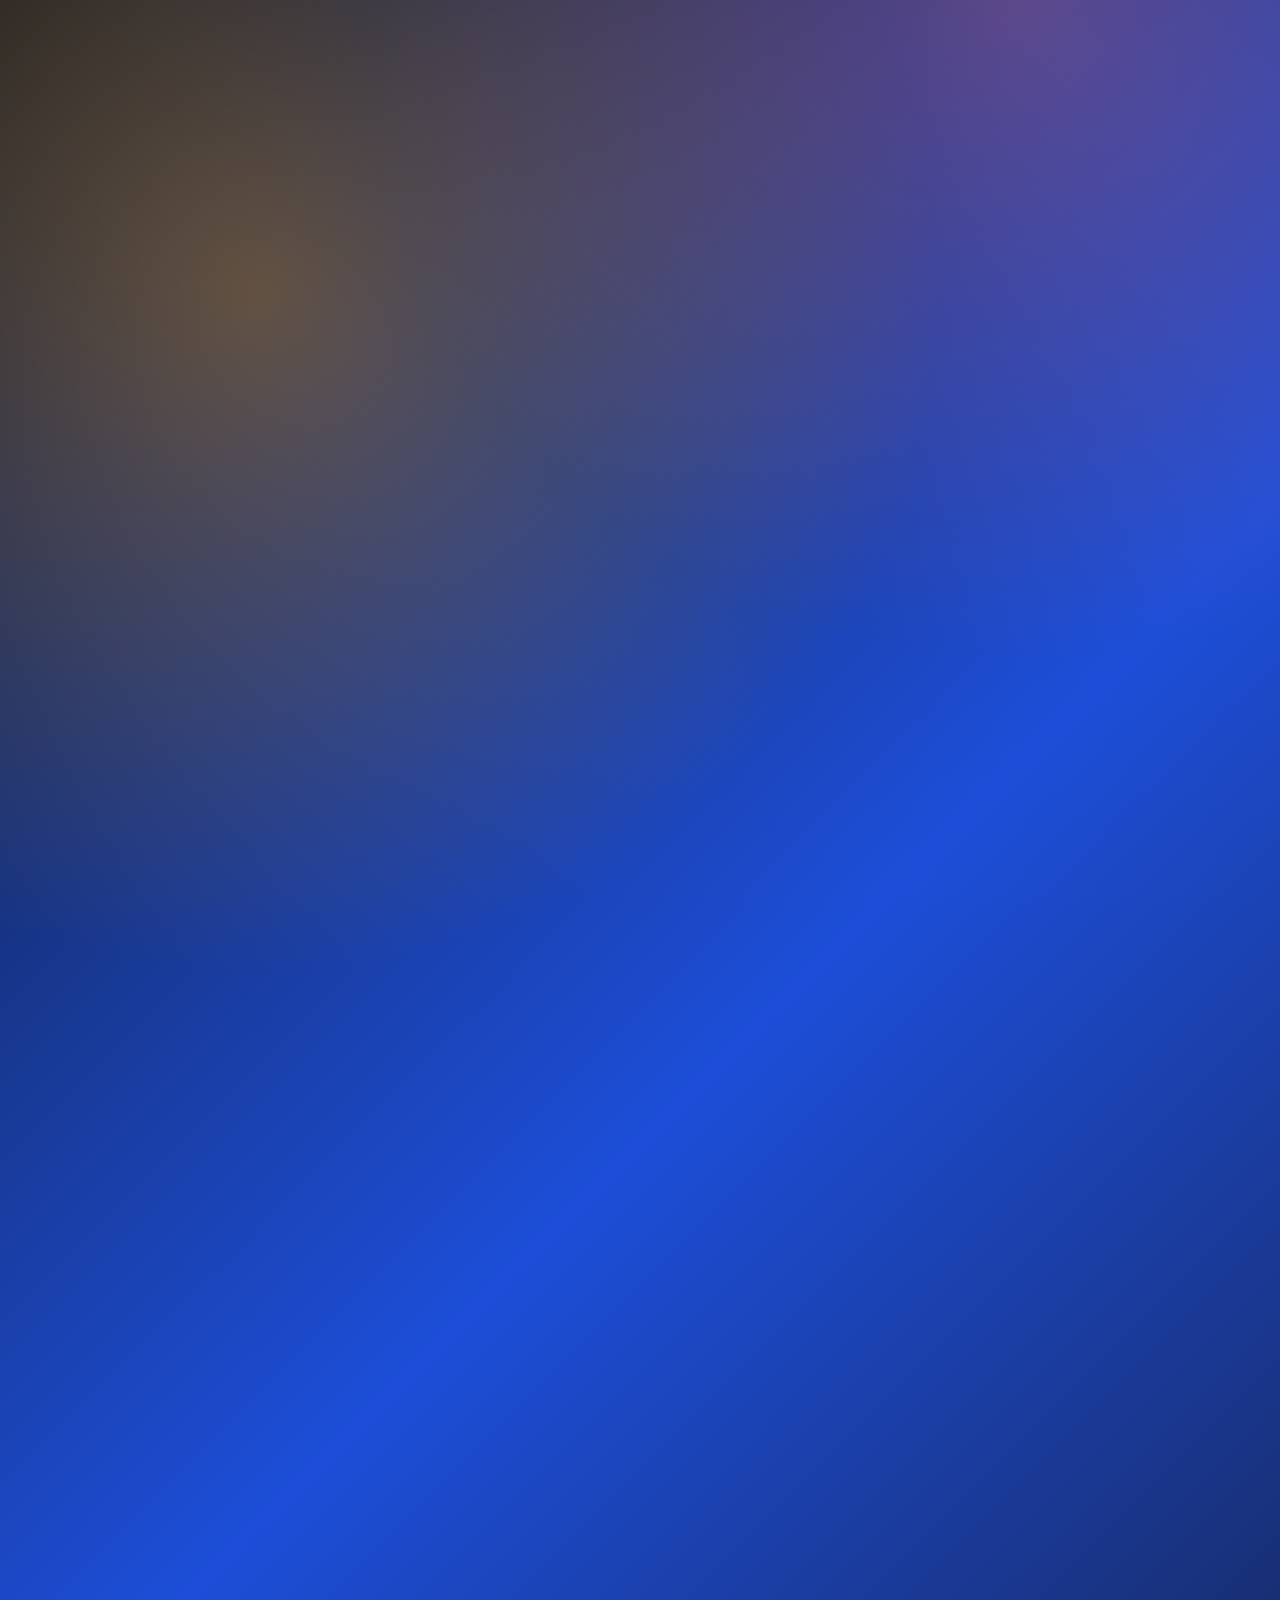
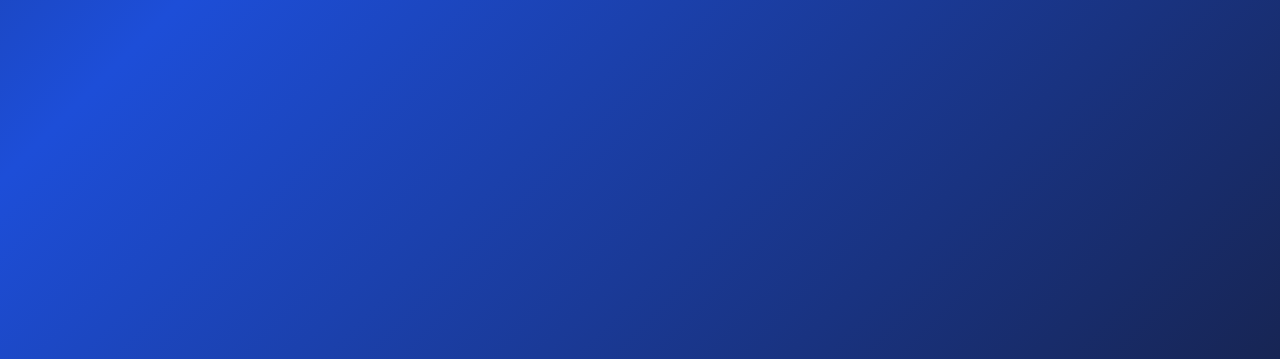
<file: Website/index.html>
<!DOCTYPE html>
<html lang="en">
<head>
  <meta charset="UTF-8" />
  <meta name="viewport" content="width=device-width, initial-scale=1.0" />
  <title>Lui K | DJ Profile Draft</title>
  <meta name="description" content="Lui K DJ profile: 15+ years of House, Techno, Soul and Funk across clubs, private events, and future Ibiza plans." />
  <link rel="preconnect" href="https://fonts.googleapis.com" />
  <link rel="preconnect" href="https://fonts.gstatic.com" crossorigin />
  <link href="https://fonts.googleapis.com/css2?family=Bebas+Neue&family=Space+Grotesk:wght@400;500;700&display=swap" rel="stylesheet" />
  <link rel="stylesheet" href="styles.css" />
</head>
<body>
  <div class="grain"></div>

  <header class="site-header reveal">
    <div class="brand">Lui K</div>
    <nav>
      <a href="#story">Story</a>
      <a href="#experience">Experience</a>
      <a href="#contact">Contact</a>
      <a class="icon-link" href="https://www.instagram.com/djluik89/?hl=en" target="_blank" rel="noopener noreferrer" aria-label="Instagram">
        <svg viewBox="0 0 24 24" aria-hidden="true">
          <path d="M7.75 2h8.5A5.75 5.75 0 0 1 22 7.75v8.5A5.75 5.75 0 0 1 16.25 22h-8.5A5.75 5.75 0 0 1 2 16.25v-8.5A5.75 5.75 0 0 1 7.75 2zm0 1.8A3.95 3.95 0 0 0 3.8 7.75v8.5a3.95 3.95 0 0 0 3.95 3.95h8.5a3.95 3.95 0 0 0 3.95-3.95v-8.5a3.95 3.95 0 0 0-3.95-3.95h-8.5zm9.2 1.5a1.25 1.25 0 1 1 0 2.5 1.25 1.25 0 0 1 0-2.5zM12 7a5 5 0 1 1 0 10 5 5 0 0 1 0-10zm0 1.8A3.2 3.2 0 1 0 12 15.2 3.2 3.2 0 0 0 12 8.8z"/>
        </svg>
        <span class="sr-only">Instagram</span>
      </a>
      <a class="icon-link" href="https://on.soundcloud.com/m70DJSlHZg3pF7IHTF" target="_blank" rel="noopener noreferrer" aria-label="SoundCloud">
        <svg viewBox="0 0 24 24" aria-hidden="true">
          <path d="M9.3 9.6c.3 0 .6.2.6.6v7.2c0 .3-.3.6-.6.6s-.6-.3-.6-.6v-7.2c0-.4.2-.6.6-.6zm-2 1c.3 0 .6.2.6.6v6.2c0 .3-.3.6-.6.6s-.6-.3-.6-.6v-6.2c0-.4.2-.6.6-.6zm-2 1.4c.3 0 .6.2.6.6v4.8c0 .3-.3.6-.6.6s-.6-.3-.6-.6v-4.8c0-.4.2-.6.6-.6zm-2 2.2c.3 0 .6.2.6.6v2.6c0 .3-.3.6-.6.6s-.6-.3-.6-.6v-2.6c0-.4.2-.6.6-.6zm8.6-7.2c2.2 0 4 1.6 4.2 3.8h.2a3.8 3.8 0 1 1 0 7.6h-3.8c-.3 0-.6-.3-.6-.6V7.6c0-.4.3-.6.6-.6h-.6z"/>
        </svg>
        <span class="sr-only">SoundCloud</span>
      </a>
    </nav>
  </header>

  <main>
    <section class="hero reveal">
      <h1>Lui K. Over 15 Years Behind the Decks.</h1>
      <p class="subtext">From House and Techno to Soul and Funk, Lui K has built a wide-ranging sound for clubs, private events, and late-night dance floors.</p>
      <div class="hero-actions">
        <a class="btn btn-primary" href="#contact">Book Lui K</a>
        <a class="btn btn-ghost" href="https://on.soundcloud.com/m70DJSlHZg3pF7IHTF" target="_blank" rel="noopener noreferrer">Listen on SoundCloud</a>
      </div>
    </section>

    <section id="story" class="panel reveal">
      <h2>Story</h2>
      <p>Been DJing for over 15 years under the alias <strong>Lui K</strong>, collecting a wide range of music and building sets that move between genres while keeping the energy connected.</p>
      <p>Core styles include House, Techno, Soul, and Funk.</p>
    </section>

    <section id="events" class="panel reveal">
      <h2>Upcoming Events</h2>
      <div class="event-list">
        <article class="event-item">
          <div class="event-date">
            <span class="event-month">Feb</span>
            <span class="event-day">20</span>
          </div>
          <div class="event-details">
            <h3>FAIRGAME - Friday Nights</h3>
            <p>Fairgame, 25 Fisherman's Walk, London E14 4DH, UK</p>
          </div>
        </article>
        <article class="event-item">
          <div class="event-date">
            <span class="event-month">Feb</span>
            <span class="event-day">27</span>
          </div>
          <div class="event-details">
            <h3>CITY - Fridays at Fairgame</h3>
            <p>1 New Change, 1 New Change, London EC4M 9AD, UK</p>
          </div>
        </article>
      </div>
    </section>

    <section id="experience" class="panel reveal">
      <h2>Experience</h2>
      <ul class="show-list">
        <li><span>Clubs Played</span><strong>Pacha London</strong></li>
        <li><span>Clubs Played</span><strong>Ministry of Sound</strong></li>
        <li><span>Promoter</span><strong>Beat&amp;Pieces parties in Hackney Wick and Shoreditch</strong></li>
        <li><span>Events</span><strong>Private events for a wide range of audiences</strong></li>
      </ul>
    </section>

    <section id="contact" class="panel reveal">
      <h2>Booking</h2>
      <p>For club bookings, festivals, and private events, send an enquiry below:</p>
      <form id="booking-form" class="booking-form">
        <div class="form-grid">
          <label>
            Full Name
            <input type="text" name="name" autocomplete="name" required />
          </label>
          <label>
            Email
            <input type="email" name="email" autocomplete="email" required />
          </label>
          <label>
            Event Date
            <input type="date" name="event_date" required />
          </label>
          <label>
            Location
            <input type="text" name="location" required />
          </label>
          <label>
            Event Type
            <select name="event_type" required>
              <option value="">Select one</option>
              <option>Club Night</option>
              <option>Festival</option>
              <option>Private Event</option>
              <option>Corporate Event</option>
            </select>
          </label>
        </div>
        <label class="full-width">
          Enquiry Details
          <textarea name="message" rows="5" placeholder="Tell us about the event, set length, and audience." required></textarea>
        </label>
        <button class="btn btn-primary" type="submit">Send Enquiry</button>
        <p id="booking-status" class="booking-status" aria-live="polite"></p>
      </form>
      <div class="social-links">
        <a class="icon-link" href="https://www.instagram.com/djluik89/?hl=en" target="_blank" rel="noopener noreferrer" aria-label="Instagram">
          <svg viewBox="0 0 24 24" aria-hidden="true">
            <path d="M7.75 2h8.5A5.75 5.75 0 0 1 22 7.75v8.5A5.75 5.75 0 0 1 16.25 22h-8.5A5.75 5.75 0 0 1 2 16.25v-8.5A5.75 5.75 0 0 1 7.75 2zm0 1.8A3.95 3.95 0 0 0 3.8 7.75v8.5a3.95 3.95 0 0 0 3.95 3.95h8.5a3.95 3.95 0 0 0 3.95-3.95v-8.5a3.95 3.95 0 0 0-3.95-3.95h-8.5zm9.2 1.5a1.25 1.25 0 1 1 0 2.5 1.25 1.25 0 0 1 0-2.5zM12 7a5 5 0 1 1 0 10 5 5 0 0 1 0-10zm0 1.8A3.2 3.2 0 1 0 12 15.2 3.2 3.2 0 0 0 12 8.8z"/>
          </svg>
          <span class="sr-only">Instagram</span>
        </a>
        <a class="icon-link" href="https://on.soundcloud.com/m70DJSlHZg3pF7IHTF" target="_blank" rel="noopener noreferrer" aria-label="SoundCloud">
          <svg viewBox="0 0 24 24" aria-hidden="true">
            <path d="M9.3 9.6c.3 0 .6.2.6.6v7.2c0 .3-.3.6-.6.6s-.6-.3-.6-.6v-7.2c0-.4.2-.6.6-.6zm-2 1c.3 0 .6.2.6.6v6.2c0 .3-.3.6-.6.6s-.6-.3-.6-.6v-6.2c0-.4.2-.6.6-.6zm-2 1.4c.3 0 .6.2.6.6v4.8c0 .3-.3.6-.6.6s-.6-.3-.6-.6v-4.8c0-.4.2-.6.6-.6zm-2 2.2c.3 0 .6.2.6.6v2.6c0 .3-.3.6-.6.6s-.6-.3-.6-.6v-2.6c0-.4.2-.6.6-.6zm8.6-7.2c2.2 0 4 1.6 4.2 3.8h.2a3.8 3.8 0 1 1 0 7.6h-3.8c-.3 0-.6-.3-.6-.6V7.6c0-.4.3-.6.6-.6h-.6z"/>
          </svg>
          <span class="sr-only">SoundCloud</span>
        </a>
      </div>
    </section>
  </main>

  <script src="script.js"></script>
</body>
</html>
</file>
<file: Website/styles.css>
:root {
  --bg-1: #0f172a;
  --bg-2: #1d4ed8;
  --bg-3: #f59e0b;
  --text: #f8fafc;
  --muted: #dbeafe;
  --panel: rgba(7, 18, 43, 0.7);
  --line: rgba(248, 250, 252, 0.18);
  --accent: #fb7185;
}

* {
  box-sizing: border-box;
}

body {
  margin: 0;
  font-family: "Space Grotesk", sans-serif;
  color: var(--text);
  background:
    radial-gradient(circle at 20% 15%, rgba(245, 158, 11, 0.35), transparent 35%),
    radial-gradient(circle at 80% 0%, rgba(251, 113, 133, 0.3), transparent 30%),
    linear-gradient(135deg, var(--bg-1) 0%, var(--bg-2) 55%, #172554 100%);
  min-height: 100vh;
  position: relative;
  overflow-x: hidden;
}

.grain {
  position: fixed;
  inset: 0;
  pointer-events: none;
  background-image: repeating-linear-gradient(
    45deg,
    rgba(255, 255, 255, 0.03) 0,
    rgba(255, 255, 255, 0.03) 1px,
    transparent 1px,
    transparent 3px
  );
  opacity: 0.25;
}

.site-header,
main {
  width: min(100%, 1024px);
  margin: 0 auto;
  padding: 1rem 1.25rem;
  position: relative;
  z-index: 1;
}

.site-header {
  display: flex;
  justify-content: space-between;
  align-items: center;
  margin-top: 0.25rem;
}

.brand {
  font-family: "Bebas Neue", sans-serif;
  letter-spacing: 0.08em;
  font-size: 2rem;
}

nav {
  display: flex;
  gap: 1rem;
}

nav a,
.card a,
.email {
  color: var(--muted);
  text-decoration: none;
  border-bottom: 1px solid transparent;
  transition: border-color 220ms ease;
}

nav a:hover,
.card a:hover,
.email:hover {
  border-color: var(--muted);
}

.icon-link {
  display: inline-flex;
  align-items: center;
  justify-content: center;
  width: 2rem;
  height: 2rem;
  border: 1px solid var(--line);
  border-radius: 999px;
  color: var(--muted);
  text-decoration: none;
}

.icon-link svg {
  width: 1.05rem;
  height: 1.05rem;
  fill: currentColor;
}

.icon-link:hover {
  color: var(--text);
  border-color: var(--muted);
}

.social-links {
  margin-top: 0.85rem;
  display: flex;
  gap: 0.55rem;
}

.sr-only {
  position: absolute;
  width: 1px;
  height: 1px;
  padding: 0;
  margin: -1px;
  overflow: hidden;
  clip: rect(0, 0, 0, 0);
  border: 0;
}

.hero {
  padding: 2.5rem 1.25rem 1.75rem;
}

h1,
h2,
h3 {
  margin: 0;
  line-height: 1.04;
}

h1 {
  margin-top: 0.5rem;
  font-family: "Bebas Neue", sans-serif;
  font-size: clamp(2.5rem, 10vw, 6.25rem);
  letter-spacing: 0.02em;
  max-width: 12ch;
}

.subtext {
  max-width: 56ch;
  color: var(--muted);
  margin-top: 0.8rem;
}

.hero-actions {
  display: flex;
  flex-wrap: wrap;
  gap: 0.8rem;
  margin-top: 1.25rem;
}

.btn {
  padding: 0.75rem 1.1rem;
  border-radius: 999px;
  text-decoration: none;
  font-weight: 700;
  letter-spacing: 0.03em;
}

.btn-primary {
  background: linear-gradient(90deg, var(--accent), #f97316);
  color: #fff;
}

.btn-ghost {
  border: 1px solid var(--line);
  color: var(--text);
}

.panel {
  margin-top: 1rem;
  padding: 1.25rem;
  border: 1px solid var(--line);
  background: var(--panel);
  backdrop-filter: blur(6px);
  border-radius: 14px;
}

.panel h2 {
  font-family: "Bebas Neue", sans-serif;
  letter-spacing: 0.06em;
  font-size: 2rem;
  margin-bottom: 0.8rem;
}

.show-list {
  list-style: none;
  margin: 0;
  padding: 0;
  display: grid;
  gap: 0.7rem;
}

.show-list li {
  display: flex;
  justify-content: space-between;
  gap: 0.75rem;
  border-bottom: 1px solid var(--line);
  padding-bottom: 0.65rem;
}

.event-list {
  display: grid;
  gap: 0.8rem;
}

.event-item {
  display: grid;
  grid-template-columns: 78px 1fr;
  gap: 0.9rem;
  align-items: stretch;
  border: 1px solid var(--line);
  border-radius: 12px;
  padding: 0.8rem;
  background: rgba(11, 31, 73, 0.45);
}

.event-date {
  border: 1px solid var(--line);
  border-radius: 10px;
  display: grid;
  align-content: center;
  justify-items: center;
  background: rgba(15, 23, 42, 0.65);
  padding: 0.45rem 0.25rem;
}

.event-month {
  text-transform: uppercase;
  letter-spacing: 0.08em;
  font-size: 0.78rem;
  color: #fde68a;
}

.event-day {
  font-family: "Bebas Neue", sans-serif;
  font-size: 2rem;
  line-height: 1;
}

.event-details h3 {
  font-size: 1.05rem;
  margin-bottom: 0.35rem;
}

.event-details p {
  margin: 0;
  color: var(--muted);
}

.cards {
  display: grid;
  grid-template-columns: repeat(auto-fit, minmax(210px, 1fr));
  gap: 0.9rem;
}

.card {
  border: 1px solid var(--line);
  border-radius: 12px;
  padding: 0.95rem;
  background: rgba(11, 31, 73, 0.5);
}

.card p {
  color: var(--muted);
}

.booking-form {
  margin: 1rem 0 1.1rem;
}

.form-grid {
  display: grid;
  grid-template-columns: repeat(auto-fit, minmax(220px, 1fr));
  gap: 0.75rem;
}

.booking-form label {
  display: grid;
  gap: 0.4rem;
  font-size: 0.92rem;
  color: var(--muted);
}

.booking-form input,
.booking-form select,
.booking-form textarea {
  width: 100%;
  border: 1px solid var(--line);
  border-radius: 10px;
  background: rgba(7, 18, 43, 0.55);
  color: var(--text);
  padding: 0.65rem 0.75rem;
  font: inherit;
}

.booking-form input:focus,
.booking-form select:focus,
.booking-form textarea:focus {
  outline: 2px solid rgba(251, 113, 133, 0.4);
  outline-offset: 1px;
  border-color: rgba(251, 113, 133, 0.6);
}

.booking-form .full-width {
  margin-top: 0.75rem;
}

.booking-form button {
  margin-top: 0.85rem;
  border: 0;
  cursor: pointer;
}

.booking-status {
  min-height: 1.2rem;
  margin: 0.65rem 0 0;
  color: #fde68a;
}

.reveal {
  opacity: 0;
  transform: translateY(16px);
  animation: rise 680ms ease forwards;
}

.reveal:nth-child(2) { animation-delay: 140ms; }
.reveal:nth-child(3) { animation-delay: 220ms; }
.reveal:nth-child(4) { animation-delay: 300ms; }
.reveal:nth-child(5) { animation-delay: 380ms; }

@keyframes rise {
  to {
    opacity: 1;
    transform: translateY(0);
  }
}

@media (max-width: 700px) {
  .site-header {
    flex-direction: column;
    align-items: flex-start;
    gap: 0.35rem;
  }

  .hero {
    padding-top: 1.8rem;
  }

  nav {
    font-size: 0.94rem;
  }

  .show-list li {
    flex-direction: column;
    gap: 0.2rem;
  }

  .event-item {
    grid-template-columns: 64px 1fr;
    gap: 0.7rem;
  }

  .event-day {
    font-size: 1.6rem;
  }
}
</file>
